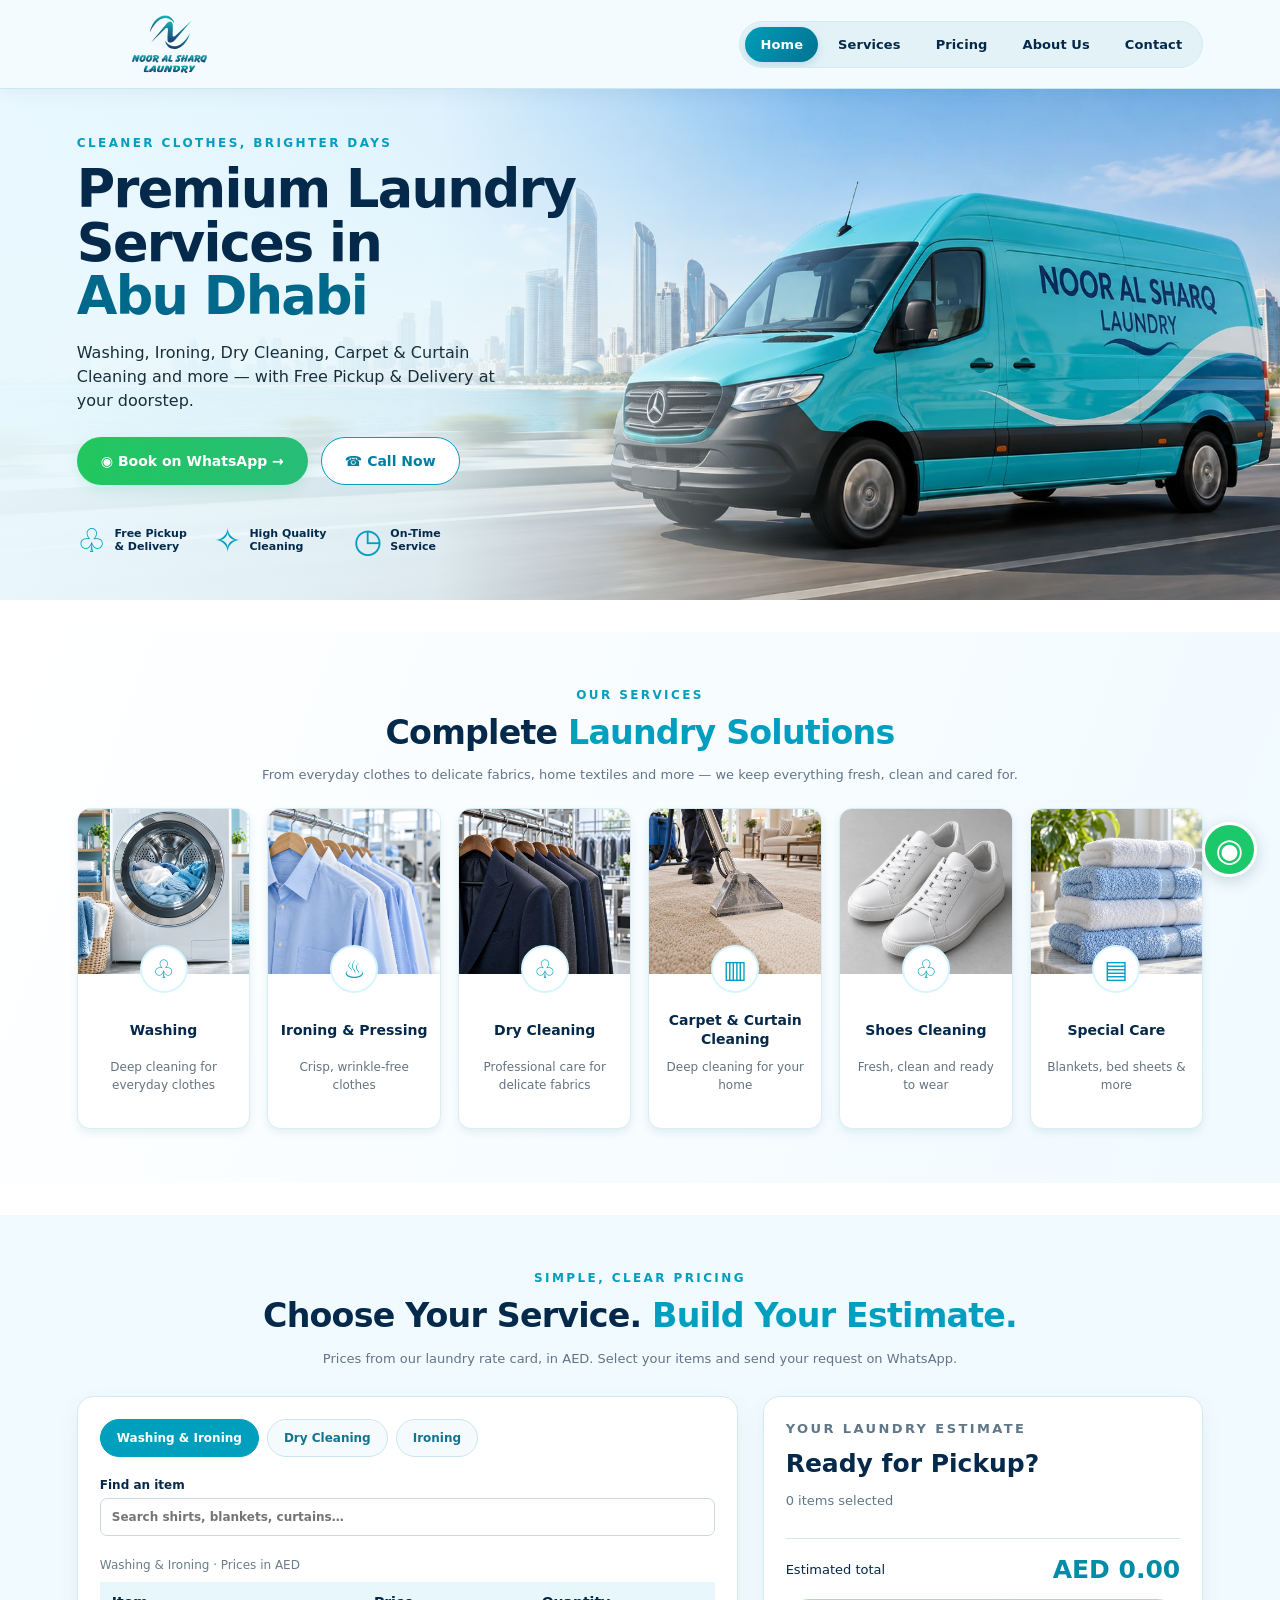
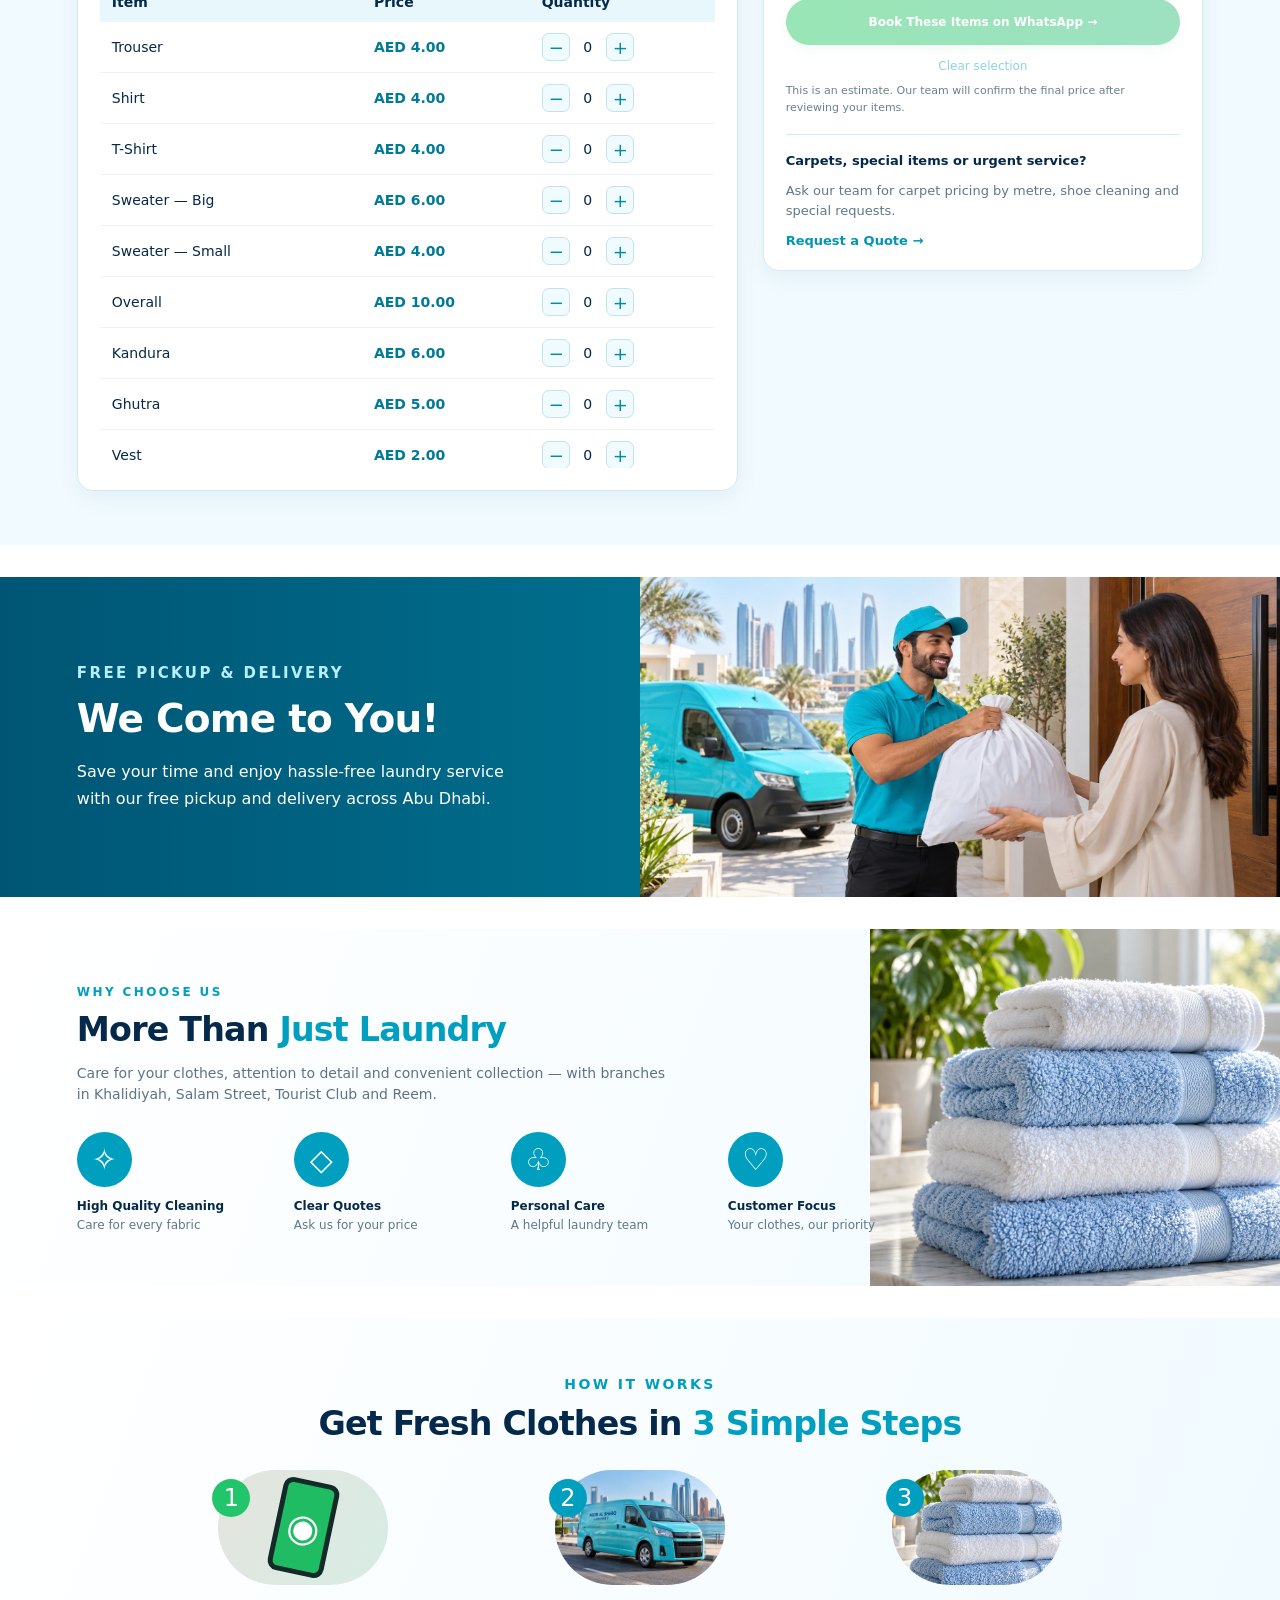
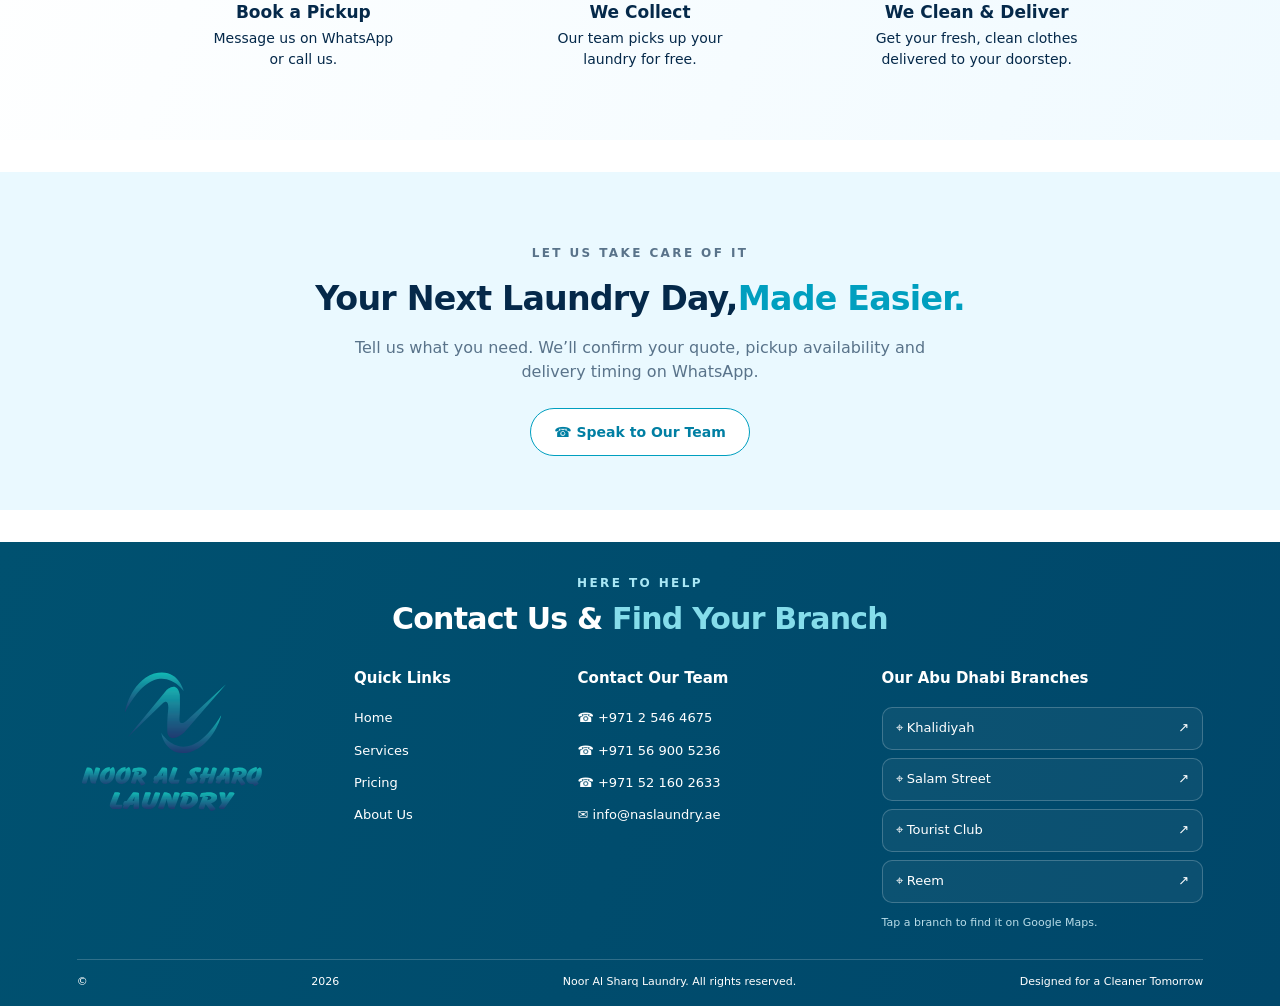
<file: Noor-Al-Sharq-GitHub-Code/index.html>
<!doctype html><html lang="en"><head><meta charset="utf-8"><meta name="viewport" content="width=device-width,initial-scale=1"><meta name="description" content="Noor Al Sharq Laundry in Abu Dhabi. Washing, ironing, dry cleaning, carpet, curtain and shoe care with free pickup and delivery. Book on WhatsApp."><title>Noor Al Sharq Laundry | Abu Dhabi Pickup & Delivery</title><link rel="stylesheet" href="style.css"></head><body>
<header><a href="#home" aria-label="Noor Al Sharq Laundry home"><picture><source media="(max-width:720px)" srcset="assets/logo-mark.svg"><img class="logo" src="assets/logo.svg" alt="Noor Al Sharq Laundry"></picture></a><button class="menu" aria-label="Open navigation" aria-expanded="false" hidden>☰</button><nav><a href="#home">Home</a><a href="#services">Services</a><a href="#pricing">Pricing</a><a href="#about">About Us</a><a href="#contact">Contact</a></nav></header>
<main><section class="hero" id="home"><img class="hero-photo" src="assets/van-moving.webp" alt="Noor Al Sharq Laundry van driving along an Abu Dhabi waterfront road"><div class="hero-copy"><p class="eyebrow">CLEANER CLOTHES, BRIGHTER DAYS</p><h1>Premium Laundry<br>Services in<br><span>Abu Dhabi</span></h1><p>Washing, Ironing, Dry Cleaning, Carpet & Curtain Cleaning and more — with Free Pickup & Delivery at your doorstep.</p><div class="actions"><a class="button green" href="https://wa.me/971569005236?text=Hello%20Noor%20Al%20Sharq%2C%20I%20would%20like%20to%20book%20a%20laundry%20pickup.">◉ Book on WhatsApp →</a><a class="button call" href="tel:+971569005236">☎ Call Now</a></div><div class="hero-perks"><div><b aria-hidden="true">♧</b><span>Free Pickup<br>& Delivery</span></div><div><b aria-hidden="true">✧</b><span>High Quality<br>Cleaning</span></div><div><b aria-hidden="true">◷</b><span>On-Time<br>Service</span></div></div></div></section>
<section class="services section" id="services"><p class="eyebrow">OUR SERVICES</p><h2>Complete <span>Laundry Solutions</span></h2><p class="subtitle">From everyday clothes to delicate fabrics, home textiles and more — we keep everything fresh, clean and cared for.</p><div class="service-grid" id="service-grid"></div></section>
<section class="pricing section" id="pricing"><p class="eyebrow">SIMPLE, CLEAR PRICING</p><h2>Choose Your Service. <span>Build Your Estimate.</span></h2><p class="subtitle">Prices from our laundry rate card, in AED. Select your items and send your request on WhatsApp.</p><div class="pricing-layout"><div class="price-list"><div id="price-tabs" role="tablist" aria-label="Laundry price categories"></div><label class="search-label">Find an item<input id="price-search" type="search" placeholder="Search shirts, blankets, curtains…"></label><div class="price-scroll"><table id="price-table"><caption></caption><thead><tr><th scope="col">Item</th><th scope="col">Price</th><th scope="col">Quantity</th></tr></thead><tbody></tbody></table><p id="price-empty" hidden>No matching items in this service.</p></div></div><aside class="estimate"><p class="eyebrow">YOUR LAUNDRY ESTIMATE</p><h3>Ready for Pickup?</h3><p id="estimate-count" aria-live="polite">0 items selected</p><ul id="estimate-items"></ul><div class="estimate-total"><span>Estimated total</span><strong id="estimate-total" aria-live="polite">AED 0.00</strong></div><button id="estimate-book" class="button green" type="button" disabled>Book These Items on WhatsApp →</button><button id="estimate-clear" class="learn" type="button" disabled>Clear selection</button><small>This is an estimate. Our team will confirm the final price after reviewing your items.</small><div class="custom-quote"><b>Carpets, special items or urgent service?</b><p>Ask our team for carpet pricing by metre, shoe cleaning and special requests.</p><a href="https://wa.me/971569005236?text=Hello%2C%20please%20send%20me%20a%20quote%20for%20my%20laundry%20items.">Request a Quote →</a></div></aside></div></section><section class="pickup"><img src="assets/pickup-hd.webp" alt="Laundry pickup at a customer's door"><div class="pickup-copy"><p class="eyebrow">FREE PICKUP & DELIVERY</p><h2>We Come to You!</h2><p>Save your time and enjoy hassle-free laundry service with our free pickup and delivery across Abu Dhabi.</p></div></section>
<section class="about section" id="about"><img src="assets/service5-hd.webp" alt="Freshly folded blue and white towels"><div class="about-copy"><p class="eyebrow">WHY CHOOSE US</p><h2>More Than <span>Just Laundry</span></h2><p>Care for your clothes, attention to detail and convenient collection — with branches in Khalidiyah, Salam Street, Tourist Club and Reem.</p><div class="benefits"><div><b>✧</b><strong>High Quality Cleaning</strong><small>Care for every fabric</small></div><div><b>◇</b><strong>Clear Quotes</strong><small>Ask us for your price</small></div><div><b>♧</b><strong>Personal Care</strong><small>A helpful laundry team</small></div><div><b>♡</b><strong>Customer Focus</strong><small>Your clothes, our priority</small></div></div></div></section>
<section class="steps section"><p class="eyebrow">HOW IT WORKS</p><h2>Get Fresh Clothes in <span>3 Simple Steps</span></h2><div class="step-grid"><article><div class="step-image phone"><i>1</i><b>◉</b></div><h3>Book a Pickup</h3><p>Message us on WhatsApp<br>or call us.</p></article><article><div class="step-image"><i>2</i><img src="assets/hero-hd.webp" alt="Laundry delivery van"></div><h3>We Collect</h3><p>Our team picks up your<br>laundry for free.</p></article><article><div class="step-image"><i>3</i><img src="assets/service5-hd.webp" alt="Clean folded towels"></div><h3>We Clean & Deliver</h3><p>Get your fresh, clean clothes<br>delivered to your doorstep.</p></article></div></section>


<section class="booking section" id="booking"><div><p class="eyebrow">LET US TAKE CARE OF IT</p><h2>Your Next Laundry Day,<br><span>Made Easier.</span></h2><p>Tell us what you need. We’ll confirm your quote, pickup availability and delivery timing on WhatsApp.</p><div class="actions"><a class="button call" href="tel:+97125464675">☎ Speak to Our Team</a></div></div></section></main>
<footer id="contact"><div class="contact-heading"><p class="eyebrow">HERE TO HELP</p><h2>Contact Us &amp; <span>Find Your Branch</span></h2></div><div class="footer-grid"><div class="footer-brand"><img class="footer-logo" src="assets/logo.svg" alt="Noor Al Sharq Laundry"></div><div><h3>Quick Links</h3><a href="#home">Home</a><a href="#services">Services</a><a href="#pricing">Pricing</a><a href="#about">About Us</a></div><div><h3>Contact Our Team</h3><a href="tel:+97125464675">☎ +971 2 546 4675</a><a href="tel:+971569005236">☎ +971 56 900 5236</a><a href="tel:+971521602633">☎ +971 52 160 2633</a><a class="contact-email" href="mailto:info@naslaundry.ae">✉ info@naslaundry.ae</a></div><div class="branch-column"><h3>Our Abu Dhabi Branches</h3><div class="branch-links"><a class="branch-link" href="https://www.google.com/maps/search/?api=1&query=Noor%20Al%20Sharq%20Laundry%20Khalidiyah%20Abu%20Dhabi" target="_blank" rel="noopener"><span>⌖ Khalidiyah</span><span aria-hidden="true">↗</span></a><a class="branch-link" href="https://www.google.com/maps/search/?api=1&query=Noor%20Al%20Sharq%20Laundry%20Salam%20Street%20Abu%20Dhabi" target="_blank" rel="noopener"><span>⌖ Salam Street</span><span aria-hidden="true">↗</span></a><a class="branch-link" href="https://www.google.com/maps/search/?api=1&query=Noor%20Al%20Sharq%20Laundry%20Tourist%20Club%20Abu%20Dhabi" target="_blank" rel="noopener"><span>⌖ Tourist Club</span><span aria-hidden="true">↗</span></a><a class="branch-link" href="https://www.google.com/maps/search/?api=1&query=Noor%20Al%20Sharq%20Laundry%20Reem%20Abu%20Dhabi" target="_blank" rel="noopener"><span>⌖ Reem</span><span aria-hidden="true">↗</span></a></div><small>Tap a branch to find it on Google Maps.</small></div></div><div class="footer-bottom">© <span id="year"></span> Noor Al Sharq Laundry. All rights reserved.<span>Designed for a Cleaner Tomorrow</span></div></footer><a class="floating" href="https://wa.me/971521602633" aria-label="Chat with Noor Al Sharq on WhatsApp">◉</a><div class="mobile-contact"><button class="contact-toggle" type="button" aria-expanded="false" aria-controls="mobile-contact-panel" aria-label="Open contact options">Contact</button><div id="mobile-contact-panel" class="mobile-contact-panel" hidden><a class="button green" href="https://wa.me/971521602633?text=Hello%20Noor%20Al%20Sharq%2C%20I%20would%20like%20to%20book%20a%20laundry%20pickup.">WhatsApp</a><a class="button call" href="tel:+97125464675">Call Now</a><a class="button call" href="mailto:info@naslaundry.ae" aria-label="Email info@naslaundry.ae">Mail</a></div></div><dialog id="service-dialog"><button class="close" aria-label="Close service details">×</button><h2></h2><p></p><a class="button green" href="#booking">Request a Quote →</a></dialog><script src="app.js?v=contact-navigation-2"></script><script src="prices.js"></script></body></html>
</file>
<file: Noor-Al-Sharq-GitHub-Code/style.css>
:root{--navy:#05294a;--cyan:#009fbf;--green:#22c56b;--light:#f1fbff}*{box-sizing:border-box}html{scroll-behavior:smooth;scroll-padding-top:90px}body{margin:0;font-family:Arial,Helvetica,sans-serif;color:var(--navy);background:white}a{color:inherit;text-decoration:none}button,input,select,textarea{font:inherit}header{display:flex;align-items:center;gap:16px;padding:14px 6%;background:#e8f8ff;position:sticky;top:0;z-index:20}.logo{width:185px;display:block}nav{display:flex;gap:26px;margin-left:auto;font-size:13px;font-weight:700}nav a:hover{color:var(--cyan)}.button{display:inline-flex;align-items:center;justify-content:center;gap:8px;padding:15px 23px;border-radius:30px;font-weight:700;font-size:14px;border:1px solid transparent;cursor:pointer;transition:transform .2s}.button:hover{transform:translateY(-2px)}.green{background:linear-gradient(100deg,#21c75e,#27bd78);color:white;box-shadow:0 5px 14px #10b66920}.call{border-color:var(--cyan);color:#007fa3;background:white}.small{padding:10px 16px;font-size:12px}.menu{display:none}.hero{position:relative;min-height:500px;overflow:hidden;background:linear-gradient(120deg,#e1f6ff,#f9fcff 45%,#abeafa)}.hero-photo{position:absolute;right:0;height:100%;width:58%;object-fit:cover;object-position:center}.hero:after{content:'';position:absolute;inset:0;background:linear-gradient(90deg,#ebf9ff 0%,#effaff 34%,#effaff00 56%);pointer-events:none}.hero-copy{position:relative;z-index:1;width:49%;padding:45px 0 40px 6%}.eyebrow{font-size:12px;font-weight:800;letter-spacing:2.4px;color:var(--cyan);margin:0 0 10px}h1{font-size:clamp(36px,4.1vw,62px);line-height:1.02;margin:0 0 18px;letter-spacing:-1.7px}h1 span{color:#00688b}p{line-height:1.5}h2{font-size:clamp(25px,2.6vw,38px);letter-spacing:-.8px;line-height:1.15;margin:0 0 13px}h2 span{color:var(--cyan)}.hero-copy>p:not(.eyebrow){max-width:430px;font-size:16px;color:#182e3a}.actions{display:flex;flex-wrap:wrap;gap:13px;margin-top:24px}.hero-perks{display:flex;gap:27px;margin-top:36px;font-size:11px;font-weight:700}.hero-perks div{display:flex;align-items:center;gap:8px}.hero-perks b{color:var(--cyan);font-size:33px}.section{padding:38px 6%;text-align:center;background:linear-gradient(110deg,#fff,#f0faff)}.subtitle{font-size:13px;color:#61748a;margin-bottom:24px}.service-grid{display:grid;grid-template-columns:repeat(6,1fr);gap:17px}.service-card{border:1px solid #daedf3;border-radius:13px;overflow:hidden;background:white;box-shadow:0 4px 9px #0a658217;position:relative}.service-card>img{width:100%;height:165px;object-fit:cover}.service-icon{border:2px solid #d7f5fd;background:white;color:var(--cyan);border-radius:50%;width:48px;height:48px;display:grid;place-items:center;font-size:25px;margin:-29px auto 7px;position:relative}.service-card h3{font-size:14px;margin:10px 7px}.service-card p{font-size:12px;min-height:35px;padding:0 13px;color:#647381}.learn{color:var(--cyan);font-size:12px;background:none;border:none;padding:0 0 17px;cursor:pointer}.pickup{position:relative;background:linear-gradient(90deg,#005574,#0088a6);min-height:310px;color:white;overflow:hidden}.pickup>img{position:absolute;right:0;width:57%;height:100%;object-fit:cover}.pickup:after{content:'';position:absolute;inset:0;background:linear-gradient(90deg,#005574 33%,transparent 62%)}.pickup-copy{position:relative;z-index:1;width:47%;padding:50px 6%}.pickup .eyebrow{color:#b6efff}.pickup p{font-size:15px}.pickup h2{font-size:39px}.about{position:relative;text-align:left;overflow:hidden;min-height:300px}.about>img{position:absolute;right:0;top:0;width:32%;height:100%;object-fit:cover}.about-copy{position:relative;width:76%;z-index:1}.about-copy>p:not(.eyebrow){max-width:600px;font-size:14px;color:#5f7285}.benefits{display:grid;grid-template-columns:repeat(4,1fr);gap:12px;margin-top:27px}.benefits b{display:grid;place-items:center;width:55px;height:55px;border-radius:50%;background:var(--cyan);color:white;font-size:30px;margin-bottom:12px}.benefits strong,.benefits small{display:block;font-size:12px}.benefits small{color:#607789;margin-top:5px}.step-grid{display:grid;grid-template-columns:repeat(3,1fr);gap:50px;margin:26px auto 0;max-width:960px}.step-image{width:170px;height:115px;border-radius:70px;position:relative;margin:auto;background:#e4eff3}.step-image img{width:100%;height:100%;object-fit:cover;border-radius:70px}.step-image i{position:absolute;z-index:2;top:9px;left:-6px;border-radius:50%;width:38px;height:38px;display:grid;place-items:center;background:var(--cyan);color:white;font-style:normal;font-size:24px}.phone{display:grid;place-items:center;background:linear-gradient(120deg,#e4e4dd,#d7ede5)}.phone>b{display:grid;place-items:center;width:57px;height:95px;background:#20bc64;border:5px solid #122b29;border-radius:10px;color:white;font-size:38px;transform:rotate(12deg)}.phone i{background:var(--green)}.steps h3{font-size:17px;margin-bottom:6px}.steps p{font-size:14px;margin-top:0}.review-grid{display:grid;grid-template-columns:repeat(3,1fr);gap:17px;margin-top:22px;text-align:left}.review-grid article{padding:22px;border:1px solid #dbeaf1;border-radius:13px;background:white}.review-grid b{font-size:14px}.review-grid p{font-size:13px;color:#647889}.gallery-row{display:grid;grid-template-columns:repeat(6,1fr);gap:15px;margin:20px 0 16px}.gallery-row img{width:100%;height:160px;object-fit:cover;border-radius:12px}.gallery small{color:#728692;font-size:11px}.booking{display:grid;grid-template-columns:1fr 1fr;gap:60px;text-align:left;padding-top:50px;padding-bottom:50px;background:#eaf9ff}.booking>div{align-self:center}.booking p{color:#59738a;max-width:430px}form{background:white;padding:25px;border:1px solid #d7eaf2;border-radius:18px;display:grid;gap:12px;box-shadow:0 8px 25px #00769710}label{font-size:12px;font-weight:700;display:grid;gap:6px}input,select,textarea{border:1px solid #cadae2;border-radius:7px;padding:11px;width:100%;background:white;color:var(--navy)}form small{font-size:11px;color:#617785;line-height:1.4}footer{background:linear-gradient(110deg,#005170,#00476a);color:white;padding:32px 6% 18px}.footer-grid{display:grid;grid-template-columns:1.2fr .7fr 1fr 1fr;gap:44px}.footer-logo{width:180px;border-radius:5px}.footer-grid h3{font-size:15px}.footer-grid p,.footer-grid a:not(.button){font-size:13px;line-height:1.6}.footer-grid>div>a:not(.map){display:block;margin:4px 0}.footer-grid .button{display:inline-flex!important;margin-top:15px!important}.map{display:flex;flex-direction:column;gap:9px;align-items:center;justify-content:center;min-height:175px;text-align:center;border-radius:12px;background:repeating-linear-gradient(35deg,#f2f6f3,#f2f6f3 20px,#dce7e5 21px,#dce7e5 24px);color:#13617b;padding:15px}.map b{color:#f04444;font-size:32px}.map span{font-size:12px}.map em{font-style:normal;font-size:11px}.footer-bottom{border-top:1px solid #ffffff30;margin-top:28px;padding-top:15px;font-size:11px;display:flex;justify-content:space-between}.floating{position:fixed;bottom:23px;right:23px;z-index:30;background:#1bc86a;color:white;border:3px solid white;box-shadow:0 4px 16px #003b5330;border-radius:50%;width:55px;height:55px;display:grid;place-items:center;font-size:32px}dialog{border:1px solid #c9eaf4;border-radius:16px;padding:35px;max-width:480px;width:90%;color:var(--navy)}dialog::backdrop{background:#002a4670}.close{position:absolute;top:8px;right:12px;border:0;background:transparent;font-size:29px;cursor:pointer}a:focus-visible,button:focus-visible{outline:3px solid #faad23;outline-offset:4px}@media(min-width:1500px){header,.section,footer{padding-left:calc((100vw - 1300px)/2);padding-right:calc((100vw - 1300px)/2)}.hero-copy{padding-left:calc((100vw - 1300px)/2)}}@media(max-width:1050px){header{gap:10px;padding:12px 4%}.logo{width:145px}nav{gap:15px}header .call{display:none}.service-grid{gap:10px}.service-card>img{height:130px}.hero{min-height:440px}.hero-copy{width:53%;padding-left:4%}.hero-perks{gap:12px}.section{padding-left:4%;padding-right:4%}.pickup-copy{width:52%;padding-left:4%}.footer-grid{gap:22px}}@media(max-width:720px){header{flex-wrap:wrap}.logo{width:152px}.menu{display:block;margin-left:auto;border:0;background:none;color:var(--navy);font-size:25px}header>.green{font-size:10px;padding:9px 11px}nav{display:none;order:5;width:100%;padding:14px 0;justify-content:space-between;font-size:12px}nav.open{display:flex}.hero{min-height:720px}.hero-photo{top:auto;bottom:0;width:100%;height:340px;object-position:center}.hero:after{background:linear-gradient(180deg,#effaff 0%,#effaff 44%,transparent 63%)}.hero-copy{width:100%;padding:30px 6% 350px}h1{font-size:42px}.hero-copy>p:not(.eyebrow){font-size:14px;max-width:360px}.actions{margin-top:18px}.button{font-size:12px;padding:13px 17px}.hero-perks{margin-top:20px;gap:23px}.hero-perks b{font-size:24px}.hero-perks{font-size:10px}.section{padding:30px 6%}.service-grid{grid-template-columns:repeat(2,1fr);gap:15px}.service-card>img{height:155px}.pickup{min-height:530px}.pickup-copy{width:100%;padding:30px 6%}.pickup>img{width:100%;height:280px;bottom:0}.pickup:after{background:linear-gradient(180deg,#005574 0%,#005574 42%,transparent 61%)}.pickup-copy p{max-width:370px}.pickup h2{font-size:32px}.about>img{opacity:.18;width:55%}.about-copy{width:100%}.benefits{grid-template-columns:repeat(2,1fr);gap:23px}.step-grid{gap:12px}.step-image{width:95px;height:80px}.step-image i{width:28px;height:28px;font-size:18px}.phone>b{width:40px;height:68px;font-size:24px}.steps h3{font-size:13px}.steps p{font-size:11px}.review-grid{grid-template-columns:1fr;gap:12px}.review-grid article{padding:17px}.gallery-row{grid-template-columns:repeat(3,1fr);gap:10px}.gallery-row img{height:115px}.booking{grid-template-columns:1fr;gap:22px}.footer-grid{grid-template-columns:1fr 1fr;gap:22px}footer{padding:30px 6%}.footer-logo{width:140px}.footer-grid p,.footer-grid a:not(.button){font-size:12px}.footer-bottom{display:block;line-height:1.8}.footer-bottom>span:last-child{display:block}.floating{width:48px;height:48px;font-size:27px;bottom:15px;right:15px}}

.logo{height:60px;object-fit:contain}.footer-logo{height:120px;object-fit:contain;background:white}.hero-photo{object-position:50% 50%}

.hero-photo{object-fit:contain;background:#cdeeff}.pickup>img{object-position:center center}

.pricing{background:#f1faff}.pricing-layout{display:grid;grid-template-columns:1.5fr 1fr;gap:25px;text-align:left;margin-top:28px;align-items:start}.price-list,.estimate{background:white;border:1px solid #d4eaf2;border-radius:16px;padding:22px;box-shadow:0 8px 22px #005b7310}#price-tabs{display:flex;gap:8px;flex-wrap:wrap;margin-bottom:18px}#price-tabs button{padding:11px 16px;border:1px solid #cce6ef;background:#f5fbfd;border-radius:24px;color:#147391;font-weight:700;cursor:pointer;font-size:12px}#price-tabs button.active{background:#009fbd;color:white;border-color:#009fbd}.search-label{margin-bottom:12px}.price-scroll{max-height:520px;overflow:auto}#price-table{width:100%;border-collapse:collapse;font-size:14px}#price-table caption{text-align:left;padding:10px 0;color:#6a7c88;font-size:12px}#price-table th{text-align:left;background:#e7f7fb;padding:12px;position:sticky;top:0}#price-table td{border-bottom:1px solid #edf3f5;padding:11px 12px}#price-table td:nth-child(2){white-space:nowrap;font-weight:700;color:#007a97}.quantity{display:flex;gap:9px;align-items:center}.quantity button{height:28px;width:28px;border:1px solid #c3e2eb;border-radius:7px;background:#f0fbff;color:#008ba8;cursor:pointer;font-size:18px}.quantity output{min-width:18px;text-align:center}.estimate{position:sticky;top:110px}.estimate h3{font-size:25px;margin:0 0 10px}.estimate p{font-size:13px;color:#607788}.estimate ul{list-style:none;padding:0;font-size:12px;max-height:210px;overflow:auto}.estimate li{padding:8px 0;border-bottom:1px solid #e5f1f5;line-height:1.5}.estimate-total{display:flex;justify-content:space-between;align-items:center;border-top:1px solid #d5e8ee;margin:15px 0;padding-top:16px;font-size:13px}.estimate-total strong{font-size:25px;color:#008ba7}.estimate .button{width:100%;font-size:12px}.estimate>small{display:block;color:#6b808c;font-size:11px;line-height:1.5}.estimate>.learn{display:block;margin:14px auto 0;padding-bottom:10px}.custom-quote{border-top:1px solid #dbeaf0;padding-top:18px;margin-top:18px;font-size:13px}.custom-quote a{color:#0096b3;font-weight:700}button:disabled{opacity:.45;cursor:default}.hero-photo{width:100%;object-fit:cover;object-position:center;animation:van-drive 16s ease-in-out infinite alternate;transform-origin:70% 60%}.hero:after{background:linear-gradient(90deg,#eaf9fff5 0%,#eaf9ffd9 34%,#eaf9ff00 66%)}@keyframes van-drive{from{transform:scale(1.02) translateX(0)}to{transform:scale(1.07) translateX(-1%)}}@media(prefers-reduced-motion:reduce){.hero-photo{animation:none}html{scroll-behavior:auto}}@media(max-width:720px){.pricing-layout{grid-template-columns:1fr;gap:18px}.price-list,.estimate{padding:16px}.estimate{position:static}#price-table{font-size:12px}#price-table th,#price-table td{padding:10px 5px}.quantity{gap:5px}#price-tabs button{padding:10px 11px;font-size:11px}.hero-photo{width:100%;height:340px;object-position:70% center}.hero:after{background:linear-gradient(180deg,#effaff 0%,#effaff 43%,transparent 65%)}nav{flex-wrap:wrap;gap:14px}}

body{font-family:"Segoe UI",Inter,"Avenir Next",Avenir,system-ui,-apple-system,BlinkMacSystemFont,sans-serif;-webkit-font-smoothing:antialiased}h1,h2,h3{font-weight:750}header{background:#f3fbffed;backdrop-filter:blur(18px);border-bottom:1px solid #cbe7f0;box-shadow:0 3px 18px #063e6010;gap:12px}nav{gap:5px;padding:5px;background:#e3f2f7;border:1px solid #d4e9f0;border-radius:30px}nav a{padding:10px 15px;border-radius:24px;font-size:13px;font-weight:650;letter-spacing:.1px;white-space:nowrap;transition:background .2s,color .2s,box-shadow .2s,transform .2s}nav a:hover{background:white;color:#007f9c;transform:translateY(-1px);box-shadow:0 3px 8px #004a6b10}nav a.active{background:linear-gradient(120deg,#009db8,#007392);color:white;box-shadow:0 4px 10px #0083a62b}.booking{display:block;text-align:center}.booking>div{max-width:740px;margin:auto}.booking p{max-width:580px;margin:18px auto}.booking .actions{justify-content:center}.booking h2 br{display:none}@media(max-width:1100px){header .call{display:none}nav a{padding:9px 11px}.logo{width:150px}}@media(max-width:720px){header{padding:10px 5%}.logo{height:50px;width:135px}nav{margin:0;border-radius:18px;justify-content:center;gap:6px;padding:8px}nav a{padding:10px 15px;font-size:13px}.menu{border:1px solid #cde5ef;border-radius:10px;padding:3px 9px;background:white}.booking h2 br{display:block}}
/* Keep navigation and action groups in one row at every screen size. */
header{flex-wrap:nowrap}header>a:first-child{flex-shrink:0}nav{flex-wrap:nowrap;min-width:0;overflow-x:auto;scrollbar-width:none}nav::-webkit-scrollbar{display:none}nav a{flex:0 0 auto}.actions{flex-wrap:nowrap}.actions .button{white-space:nowrap;min-width:0}#price-tabs{flex-wrap:nowrap;overflow-x:auto;scrollbar-width:none;padding-bottom:3px}#price-tabs button{flex:0 0 auto;white-space:nowrap}img{max-width:100%}
@media(max-width:720px){html{scroll-padding-top:72px}header{padding:8px 10px;gap:8px;height:64px}.logo{width:47px;height:46px;object-fit:contain}.menu{display:none}nav,nav.open{display:flex;order:0;width:auto;flex:1;justify-content:space-between;margin-left:0;border-radius:24px;padding:4px;gap:1px;overflow-x:auto}nav a{font-size:11px;padding:9px 7px;letter-spacing:0;line-height:1.2}nav a:hover{transform:none}.actions{gap:9px}.actions .button{font-size:11px;padding:12px 13px}.hero-copy{padding-left:5%;padding-right:5%}.service-grid,.pricing-layout,.footer-grid,.step-grid{min-width:0}.pricing-layout>*,.footer-grid>*{min-width:0}#price-tabs button{font-size:11px;padding:10px 12px}.estimate .button{white-space:normal}.hero-perks{gap:12px}.hero-perks div{min-width:0}.section{padding-left:5%;padding-right:5%}}
@media(max-width:360px){header{padding:8px 7px;gap:5px}.logo{width:40px}nav a{font-size:10px;padding:9px 6px}.actions .button{font-size:10px;padding:12px 11px}.hero-perks{font-size:9px;gap:8px}}

.branch-list{list-style:none;padding:0;display:grid;grid-template-columns:1fr 1fr;gap:8px;margin:12px 0 20px}.branch-list li{font-size:12px;padding:9px 10px;border:1px solid #ffffff35;border-radius:9px;background:#ffffff0c}

/* Consistent section spacing and an aligned pickup feature. */
main>section+section{margin-top:32px}.section{padding-top:54px;padding-bottom:54px}.pickup{display:grid;grid-template-columns:1fr 1fr;min-height:320px;align-items:stretch}.pickup:after{display:none}.pickup>img{position:relative;right:auto;bottom:auto;width:100%;height:100%;min-height:320px;grid-column:2;grid-row:1;object-fit:cover;object-position:center}.pickup-copy{width:auto;grid-column:1;grid-row:1;padding:48px clamp(30px,6vw,90px);display:flex;flex-direction:column;justify-content:center;align-items:flex-start;text-align:left}.pickup-copy .eyebrow{margin:0 0 12px}.pickup-copy h2{margin:0 0 16px;line-height:1.15}.pickup-copy>p:not(.eyebrow){margin:0;max-width:440px;line-height:1.7;font-size:16px}.steps{padding-top:56px;padding-bottom:56px}.booking{margin-bottom:32px}@media(max-width:720px){main>section+section{margin-top:24px}.section{padding-top:38px;padding-bottom:38px}.pickup{grid-template-columns:1fr;min-height:0}.pickup-copy{grid-column:1;grid-row:1;padding:34px 6%;width:100%}.pickup-copy h2{font-size:31px}.pickup-copy>p:not(.eyebrow){font-size:14px;max-width:none}.pickup>img{grid-column:1;grid-row:2;height:240px;min-height:0;width:100%;object-position:center}.steps{padding-top:42px;padding-bottom:42px}.booking{margin-bottom:24px}}
/* Mobile hero and slide-out contact actions. */
.mobile-contact{display:none}
@media(max-width:720px){
.hero{display:flex;flex-direction:column;min-height:0;background:#effaff}
.hero-photo{position:relative;inset:auto;width:100%;height:clamp(210px,62vw,340px);object-fit:cover;object-position:70% center;animation:none;transform:none}
.hero:after{display:none}
.hero-copy{width:100%;padding:26px 5% 32px}
h1{font-size:clamp(34px,9vw,46px);line-height:1.08}
.hero-copy>p:not(.eyebrow){font-size:16px;max-width:none}
.hero-copy>.actions{display:none}
.hero-perks{display:grid;grid-template-columns:repeat(3,minmax(0,1fr));gap:8px;margin-top:24px;align-items:stretch}
.hero-perks div{display:flex;flex-direction:column;justify-content:flex-start;align-items:center;gap:8px;text-align:center;padding:12px 4px;border:1px solid #cde8f2;border-radius:12px;background:#ffffffb3}
.hero-perks b{font-size:28px;line-height:1;height:30px;display:grid;place-items:center}
.hero-perks span{font-size:14px;line-height:1.4;font-weight:650}
.floating{display:none}
.mobile-contact{display:flex;align-items:center;position:fixed;right:0;bottom:calc(24px + env(safe-area-inset-bottom));z-index:30}
.contact-toggle{border:1px solid #ffffff80;border-right:0;border-radius:14px 0 0 14px;background:#007c98;color:white;box-shadow:0 4px 18px #003b5330;padding:17px 10px;min-height:100px;font-size:14px;font-weight:700;writing-mode:vertical-rl;cursor:pointer}
.mobile-contact-panel{position:absolute;right:calc(100% + 8px);bottom:0;display:flex;flex-direction:column;gap:8px;padding:10px;background:white;border:1px solid #d4eaf2;box-shadow:0 8px 30px #003b5330;border-radius:16px;width:165px;visibility:hidden;opacity:0;transform:translateX(24px);transition:transform .25s ease,opacity .25s ease,visibility .25s}
.mobile-contact-panel[hidden]{display:flex}
.mobile-contact.open .mobile-contact-panel{visibility:visible;opacity:1;transform:translateX(0)}
.mobile-contact-panel .button{font-size:14px;min-height:44px;padding:12px}
}
@media(prefers-reduced-motion:reduce){.mobile-contact-panel{transition:none}}

.service-grid{align-items:stretch}.service-card{display:flex;flex-direction:column;align-items:center;padding-bottom:22px;height:100%}.service-card>img{flex-shrink:0;height:165px}.service-icon{flex-shrink:0}.service-card h3{display:flex;align-items:center;justify-content:center;min-height:44px;margin:8px 12px 6px;line-height:1.35}.service-card p{margin:0;padding:0 14px;min-height:48px;line-height:1.5}.contact-heading{text-align:center;margin-bottom:32px}.contact-heading .eyebrow{color:#a9e7f5}.contact-heading h2{color:white;font-size:30px}.contact-heading h2 span{color:#85ddeb}.footer-grid{grid-template-columns:.9fr .7fr 1fr 1.2fr;align-items:start;gap:36px}.footer-grid h3{margin:0 0 18px;line-height:1.4}.footer-brand{display:flex;align-items:flex-start;justify-content:flex-start}.footer-logo{width:190px;height:145px;background:transparent;border-radius:12px;object-fit:contain}.footer-grid>div>a:not(.map){margin:0 0 10px;line-height:1.7}.branch-links{display:grid;gap:8px}.branch-link{display:flex;align-items:center;justify-content:space-between;gap:12px;padding:10px 13px;border:1px solid #ffffff35;border-radius:10px;background:#ffffff0c;transition:background .2s,transform .2s}.branch-link:hover{background:#ffffff20;transform:translateX(2px)}.branch-column small{display:block;color:#b8dce8;font-size:11px;line-height:1.5;margin-top:12px}@media(max-width:1050px){.service-grid{grid-template-columns:repeat(3,minmax(0,1fr));gap:18px}.footer-grid{grid-template-columns:1fr 1fr;gap:32px}.service-card>img{height:180px}}@media(max-width:720px){.service-grid{grid-template-columns:repeat(2,minmax(0,1fr));gap:14px}.service-card>img{height:150px}.service-card h3{font-size:14px;min-height:40px}.service-card p{font-size:12px;min-height:54px;padding:0 12px}.footer-grid{grid-template-columns:1fr 1fr;gap:28px 18px}.footer-brand{grid-column:1/-1;justify-content:center}.footer-logo{height:110px;width:170px}.branch-column{grid-column:1/-1}.branch-links{grid-template-columns:1fr 1fr;gap:10px}.contact-heading{margin-bottom:26px}.contact-heading h2{font-size:25px}.branch-link{font-size:13px!important;min-height:46px}.footer-grid h3{font-size:14px;margin-bottom:14px}}
/* Mobile-first refinements, including small phones and tablets. */
@media(max-width:720px){
body{overflow-wrap:break-word}main,header,footer{max-width:100%}header{height:68px}nav a{min-height:40px;display:flex;align-items:center}.hero-photo{height:auto;aspect-ratio:2.2/1;object-fit:cover;object-position:70% center}.hero-copy{padding:28px 5% 32px}.hero-copy h1{font-size:clamp(32px,8.5vw,45px);letter-spacing:-1px}.hero-copy .eyebrow{font-size:10px;letter-spacing:1.8px}.hero-perks{gap:8px}.hero-perks div{padding:12px 5px}.hero-perks span{font-size:12px;line-height:1.45}.section{padding:36px 5%}.subtitle{font-size:14px;line-height:1.65}.eyebrow{font-size:10px;letter-spacing:1.8px}h2{font-size:27px;line-height:1.2}.service-card>img{height:auto;aspect-ratio:1.15/1;object-fit:cover}.service-card{padding-bottom:18px}.service-card h3{min-height:48px;margin:6px 9px;line-height:1.4}.service-card p{min-height:54px;line-height:1.6}.about>img{display:none}.about-copy{width:100%}.about-copy>p:not(.eyebrow){font-size:15px;line-height:1.65}.benefits{gap:24px 18px}.benefits strong{font-size:13px;line-height:1.4}.benefits small{font-size:12px;line-height:1.5}.pricing-layout{gap:18px}.price-list{padding:14px 10px}.search-label{padding:0 4px}input,select,textarea{font-size:16px;min-height:44px}#price-tabs button{min-height:44px}#price-table{table-layout:fixed;font-size:12px}#price-table th:first-child{width:43%}#price-table th:nth-child(2){width:24%}#price-table th:last-child{width:33%}#price-table th,#price-table td{padding:11px 4px;line-height:1.45;vertical-align:middle}.quantity{gap:4px;justify-content:center}.quantity button{width:32px;min-width:32px;height:44px;font-size:20px;touch-action:manipulation}.quantity output{min-width:18px}.price-scroll{max-height:450px}.estimate{padding:20px 16px}.estimate h3{font-size:24px}.estimate .button{min-height:48px}.estimate-total{gap:10px}.estimate-total strong{font-size:24px}.pickup-copy{padding:32px 6%}.pickup>img{height:auto;aspect-ratio:1.8/1;object-fit:cover}.step-grid{grid-template-columns:1fr;gap:20px;margin-top:26px;text-align:left}.step-grid article{display:grid;grid-template-columns:110px 1fr;column-gap:20px;align-items:center;padding:16px;border:1px solid #d4eaf2;border-radius:16px;background:white}.step-image{grid-column:1;grid-row:1/3;width:100px;height:85px;margin:0}.steps h3{grid-column:2;font-size:16px;margin:0 0 5px;align-self:end}.steps article p{grid-column:2;font-size:13px;margin:0;align-self:start;line-height:1.6}.steps article p br{display:none}.booking p{font-size:15px;line-height:1.65}.contact-heading h2{font-size:26px}.footer-grid{gap:26px 16px}.footer-grid>div>a:not(.map){font-size:12px;min-height:32px;display:flex;align-items:center;white-space:nowrap}.branch-link{min-height:48px}.footer-bottom{padding-right:30px;line-height:1.8}.mobile-contact-panel{max-width:calc(100vw - 64px)}dialog{padding:28px 22px;max-height:85dvh;overflow:auto}
}
@media(max-width:360px){nav a{font-size:10px;padding:9px 6px}.hero-perks span{font-size:11px}.service-card h3{font-size:13px}.service-card p{font-size:11px}.quantity{gap:2px}.quantity button{width:28px;min-width:28px}.quantity output{min-width:16px}#price-table{font-size:11px}.footer-grid{grid-template-columns:1fr}.footer-brand,.branch-column{grid-column:1}.footer-grid>div>a:not(.map){font-size:14px;min-height:36px}.step-grid article{grid-template-columns:90px 1fr;gap:14px;padding:13px}.step-image{width:85px;height:75px}.steps h3{font-size:15px}}
@media(min-width:721px) and (max-width:1024px){.hero-copy{width:55%;padding-left:4%}.hero-copy h1{font-size:43px}.hero-perks{gap:14px}.service-grid{grid-template-columns:repeat(3,minmax(0,1fr))}.pricing-layout{grid-template-columns:1.2fr 1fr;gap:18px}.estimate{padding:18px}.pickup-copy{padding:36px 7%}.pickup-copy h2{font-size:32px}.about-copy{width:80%}.benefits{gap:15px}.step-grid{gap:25px}.footer-grid{gap:30px}}
</file>
